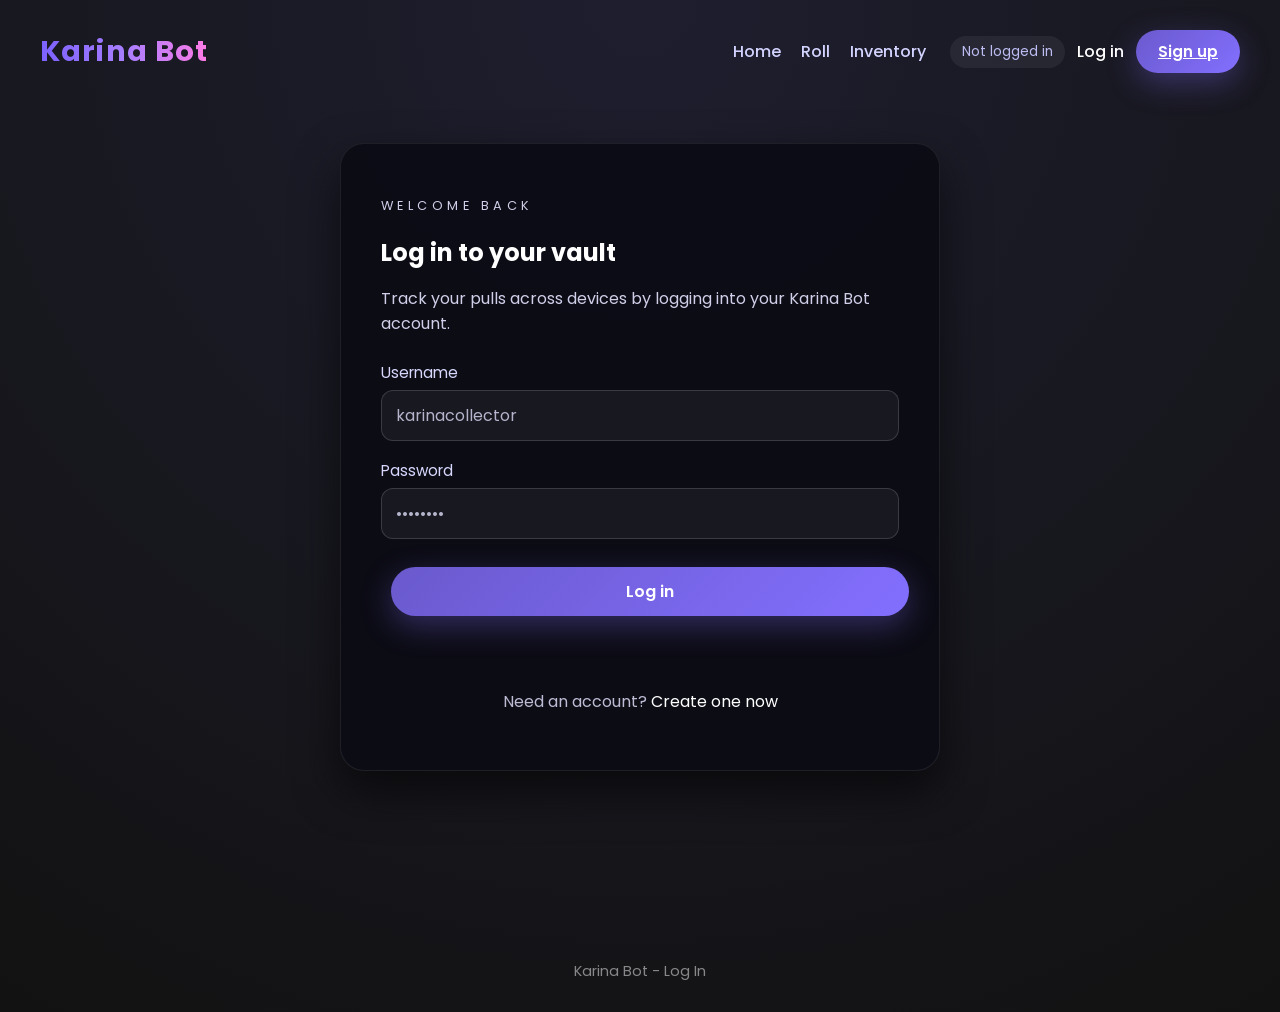
<file: login.html>
<!DOCTYPE html>
<html lang="en">
<head>
  <meta charset="UTF-8" />
  <meta name="viewport" content="width=device-width, initial-scale=1.0" />
  <title>Log In - Karina Bot</title>

  <link rel="preconnect" href="https://fonts.googleapis.com">
  <link rel="preconnect" href="https://fonts.gstatic.com" crossorigin>
  <link href="https://fonts.googleapis.com/css2?family=Poppins:wght@400;600;700&display=swap" rel="stylesheet">
  <link rel="stylesheet" href="style.css">
</head>

<body>
  <header class="site-header">
    <div class="logo">Karina Bot</div>
    <div class="header-nav">
      <nav>
        <a href="index.html#home">Home</a>
        <a href="roll.html">Roll</a>
        <a href="index.html#inventory">Inventory</a>
        <a href="private.html" class="requires-auth">Private</a>
      </nav>
      <div class="auth-links">
        <span class="session-indicator" id="sessionIndicator">Not logged in</span>
        <a href="login.html" class="auth-link active" data-auth-link="login">Log in</a>
        <a href="signup.html" class="btn primary slim" data-auth-link="signup">Sign up</a>
        <button type="button" class="btn secondary slim" id="logoutBtn">Log out</button>
      </div>
    </div>
  </header>

  <main class="auth-page">
    <section class="auth-card">
      <div class="auth-card-header">
        <p class="eyebrow">Welcome back</p>
        <h1>Log in to your vault</h1>
        <p>Track your pulls across devices by logging into your Karina Bot account.</p>
      </div>

      <form class="auth-form" data-auth-type="login">
        <label>
          Username
          <input type="text" name="username" placeholder="karinacollector" required />
        </label>

        <label>
          Password
          <input type="password" name="password" placeholder="••••••••" required />
        </label>

        <button type="submit" class="btn primary full-width">Log in</button>
        <p class="auth-feedback" role="alert"></p>
      </form>

      <p class="auth-helper">
        Need an account?
        <a href="signup.html">Create one now</a>
      </p>
    </section>
  </main>

  <footer>
    Karina Bot - Log In
  </footer>

  <script src="auth.js"></script>
</body>
</html>
</file>
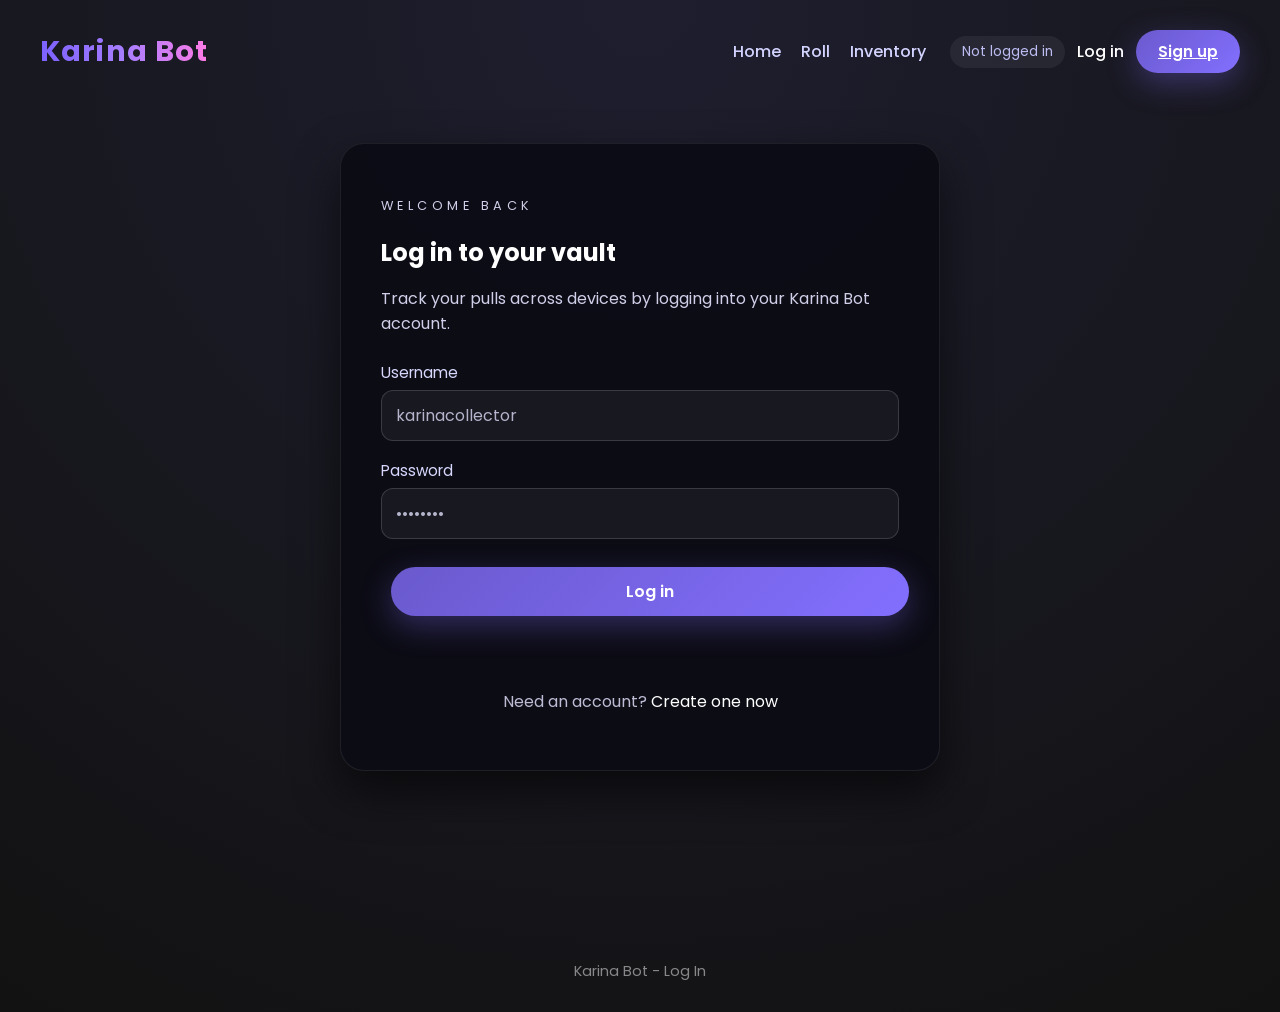
<file: private.html>
<!DOCTYPE html>
<html lang="en">
<head>
  <meta charset="UTF-8" />
  <meta name="viewport" content="width=device-width, initial-scale=1.0" />
  <title>Private Vault - Karina Bot</title>

  <link rel="preconnect" href="https://fonts.googleapis.com">
  <link rel="preconnect" href="https://fonts.gstatic.com" crossorigin>
  <link href="https://fonts.googleapis.com/css2?family=Poppins:wght@400;600;700&display=swap" rel="stylesheet">
  <link rel="stylesheet" href="style.css">
</head>

<body>
  <header class="site-header">
    <div class="logo">Karina Bot</div>
    <div class="header-nav">
      <nav>
        <a href="index.html#home">Home</a>
        <a href="roll.html">Roll</a>
        <a href="index.html#inventory">Inventory</a>
        <a href="trade.html" class="requires-auth">Trade</a>
        <a href="private.html" class="requires-auth active">Private</a>
      </nav>
      <div class="auth-links">
        <span class="session-indicator" id="sessionIndicator">Not logged in</span>
        <a href="login.html" class="auth-link" data-auth-link="login">Log in</a>
        <a href="signup.html" class="btn primary slim" data-auth-link="signup">Sign up</a>
        <button type="button" class="btn secondary slim" id="logoutBtn">Log out</button>
      </div>
    </div>
  </header>

  <main class="private-page">
    <section class="private-hero">
      <p class="eyebrow">Private Zone</p>
      <h1 id="privateGreeting">Private zone unlocked.</h1>
      <p>Review your private information.</p>
    </section>

    <section class="private-grid">
      <div class="private-card">
        <h2>Your Private Information</h2>
        <ul id="sessionFacts" class="session-facts"></ul>
      </div>

      <div class="private-card">
        <h2>Trading</h2>
        <p class="private-subtitle">Ready to trade? Visit the trading page to send and swap requests.</p>
        <a class="btn primary slim" href="trade.html">Go to Trading Page</a>
      </div>
    </section>
  </main>

  <footer>
    Karina Bot - Private Information
  </footer>

  <script src="auth.js"></script>
  <script>
    document.addEventListener("DOMContentLoaded", () => {
      const auth = window.karinaAuth;
      if (!auth) return;
      const user = auth.requireAuth("private.html");
      if (!user) return;
      auth.syncAuthUI();
      hydrateGateway(user);
      hydrateSessionFacts(user);
    });

    function hydrateGateway(user) {
      const auth = window.karinaAuth;
      const greeting = document.getElementById("privateGreeting");
      if (greeting) {
        greeting.textContent = `Welcome back, ${user.username}!`;
      }
    }

    function hydrateSessionFacts(user) {
      const facts = document.getElementById("sessionFacts");
      if (!facts) return;
      facts.innerHTML = `
        <li><strong>Username:</strong> ${user.username}</li>
        <li><strong>Date of birth:</strong> ${user.dob || "Hidden"}</li>
        <li><strong>Vault key:</strong> kb_cards_${user.username}</li>
        <li><strong>Login time:</strong> ${new Date().toLocaleString()}</li>
      `;
    }

  </script>
</body>
</html>
</file>
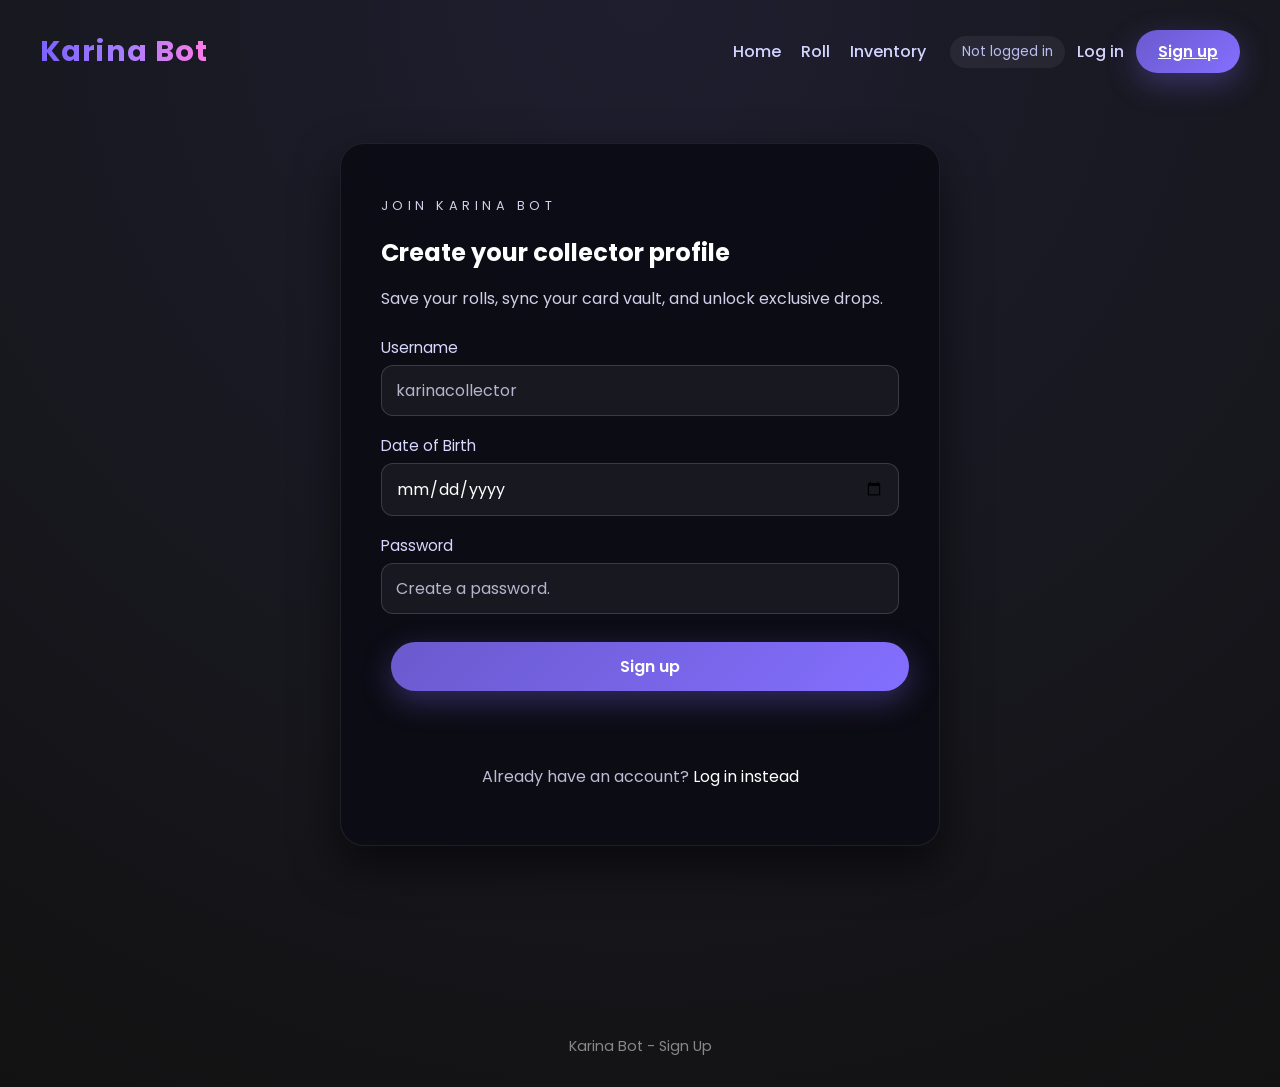
<file: signup.html>
<!DOCTYPE html>
<html lang="en">
<head>
  <meta charset="UTF-8" />
  <meta name="viewport" content="width=device-width, initial-scale=1.0" />
  <title>Sign Up - Karina Bot</title>

  <link rel="preconnect" href="https://fonts.googleapis.com">
  <link rel="preconnect" href="https://fonts.gstatic.com" crossorigin>
  <link href="https://fonts.googleapis.com/css2?family=Poppins:wght@400;600;700&display=swap" rel="stylesheet">
  <link rel="stylesheet" href="style.css">
</head>

<body>
  <header class="site-header">
    <div class="logo">Karina Bot</div>
    <div class="header-nav">
      <nav>
        <a href="index.html#home">Home</a>
        <a href="roll.html">Roll</a>
        <a href="index.html#inventory">Inventory</a>
        <a href="private.html" class="requires-auth">Private</a>
      </nav>
      <div class="auth-links">
        <span class="session-indicator" id="sessionIndicator">Not logged in</span>
        <a href="login.html" class="auth-link" data-auth-link="login">Log in</a>
        <a href="signup.html" class="btn primary slim" data-auth-link="signup">Sign up</a>
        <button type="button" class="btn secondary slim" id="logoutBtn">Log out</button>
      </div>
    </div>
  </header>

  <main class="auth-page">
    <section class="auth-card">
      <div class="auth-card-header">
        <p class="eyebrow">Join Karina Bot</p>
        <h1>Create your collector profile</h1>
        <p>Save your rolls, sync your card vault, and unlock exclusive drops.</p>
      </div>

      <form class="auth-form" data-auth-type="signup">
        <label>
          Username
          <input type="text" name="username" placeholder="karinacollector" required />
        </label>

        <label>
          Date of Birth
          <input type="date" name="dob" required />
        </label>

        <label>
          Password
          <input type="password" name="password" placeholder="Create a password." required />
        </label>

        <button type="submit" class="btn primary full-width">Sign up</button>
        <p class="auth-feedback" role="alert"></p>
      </form>

      <p class="auth-helper">
        Already have an account?
        <a href="login.html">Log in instead</a>
      </p>
    </section>
  </main>

  <footer>
    Karina Bot - Sign Up
  </footer>

  <script src="auth.js"></script>
</body>
</html>
</file>
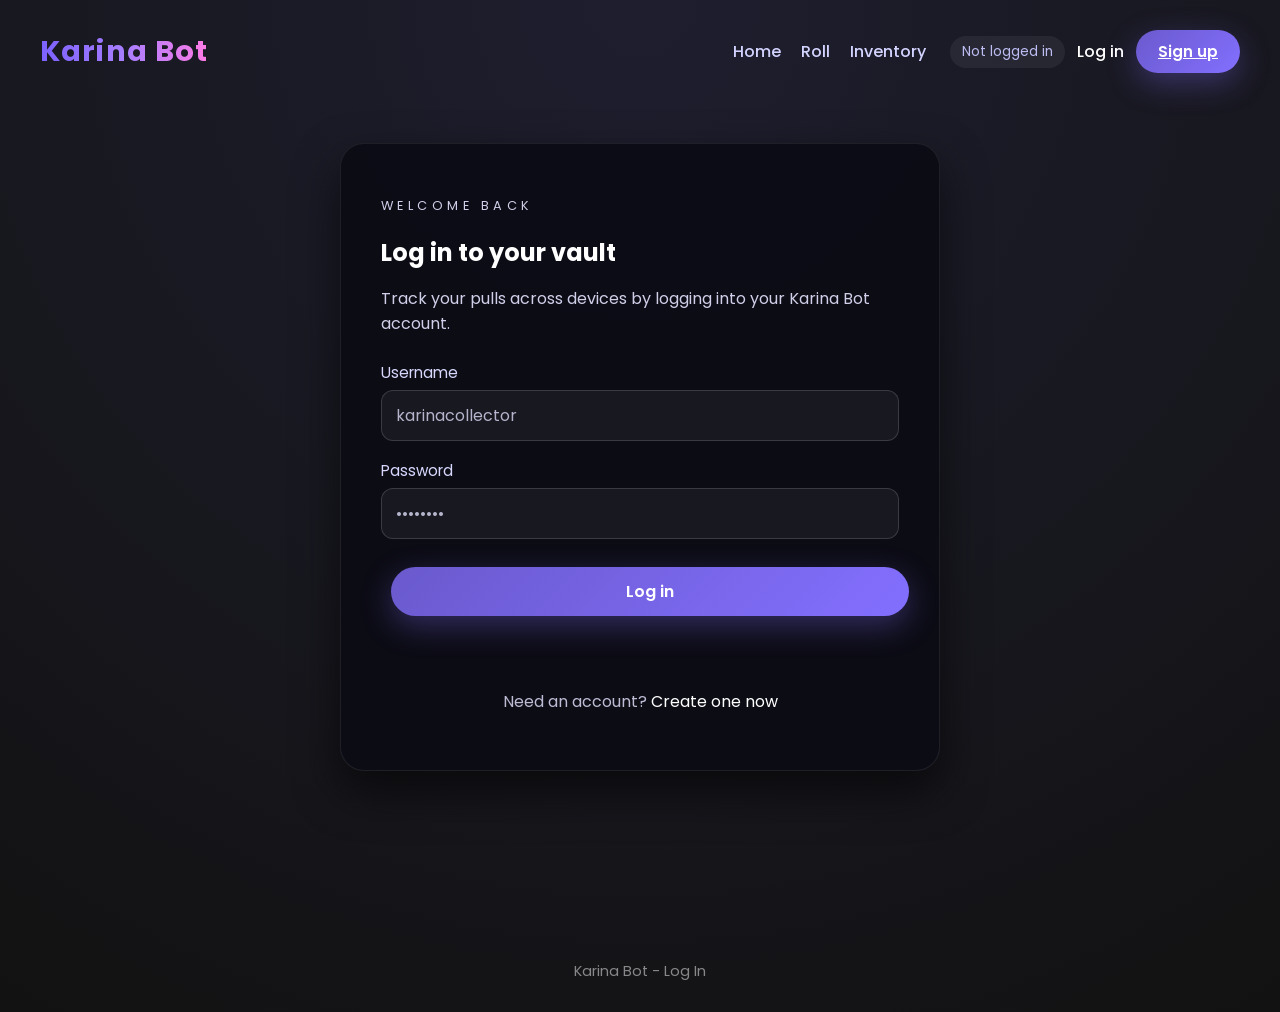
<file: trade.html>
<!DOCTYPE html>
<html lang="en">
<head>
  <meta charset="UTF-8" />
  <meta name="viewport" content="width=device-width, initial-scale=1.0" />
  <title>Trade Center - Karina Bot</title>

  <link rel="preconnect" href="https://fonts.googleapis.com">
  <link rel="preconnect" href="https://fonts.gstatic.com" crossorigin>
  <link href="https://fonts.googleapis.com/css2?family=Poppins:wght@400;600;700&display=swap" rel="stylesheet">
  <link rel="stylesheet" href="style.css">
</head>

<body>
  <header class="site-header">
    <div class="logo">Karina Bot</div>
    <div class="header-nav">
      <nav>
        <a href="index.html#home">Home</a>
        <a href="roll.html">Roll</a>
        <a href="index.html#inventory" class="show-inventory">Inventory</a>
        <a href="trade.html" class="requires-auth active">Trade</a>
        <a href="private.html" class="requires-auth">Private</a>
      </nav>
      <div class="auth-links">
        <span class="session-indicator" id="sessionIndicator">Not logged in</span>
        <a href="login.html" class="auth-link" data-auth-link="login">Log in</a>
        <a href="signup.html" class="btn primary slim" data-auth-link="signup">Sign up</a>
        <button type="button" class="btn secondary slim" id="logoutBtn">Log out</button>
      </div>
    </div>
  </header>

  <main class="trade-page">
    <section class="trade-hero">
      <div>
        <p class="eyebrow">Trading Floor</p>
        <h1>Negotiate swaps with any logged-in collector.</h1>
        <p>Create requests, inspect responses, and keep tabs on every deal in one place.</p>
      </div>
    </section>

    <section class="trade-grid">
      <div class="trade-card">
        <h2>Create a trade request</h2>
        <p class="private-subtitle">Pick a collector, choose the card you will offer, and the card you want in return.</p>

        <form id="tradeRequestForm" class="trade-form">
          <label for="partnerInput">Partner username</label>
          <input type="text" id="partnerInput" placeholder="collector name" autocomplete="off" required />

          <div class="card-search">
            <label for="offerSearch">Card you will offer</label>
            <input type="text" id="offerSearch" placeholder="Search cards…" autocomplete="off" />
            <div id="offerResults" class="card-search-results">
              <p class="card-search-placeholder">Type to show cards from cards.json.</p>
            </div>
          </div>

          <div class="card-search">
            <label for="wantSearch">Card you want</label>
            <input type="text" id="wantSearch" placeholder="Search cards…" autocomplete="off" />
            <div id="wantResults" class="card-search-results">
              <p class="card-search-placeholder">Type to show cards from cards.json.</p>
            </div>
          </div>

          <button type="submit" class="btn primary slim">Send trade request</button>
        </form>
        <p id="tradeRequestFeedback" class="trade-feedback"></p>
      </div>

      <div class="trade-card">
        <h2>Incoming requests</h2>
        <p class="private-subtitle">Deals that other collectors want you to review.</p>
        <div id="incomingRequests" class="trade-requests">
          <p class="auth-locked-message">No requests yet.</p>
        </div>
      </div>

      <div class="trade-card">
        <h2>Outgoing requests</h2>
        <p class="private-subtitle">Keep track of everything you have proposed.</p>
        <div id="outgoingRequests" class="trade-requests">
          <p class="auth-locked-message">No requests yet.</p>
        </div>
      </div>
    </section>
  </main>

  <footer>
    Karina Bot - Trade Center
  </footer>

  <script src="auth.js"></script>
  <script src="trade.js"></script>
</body>
</html>
</file>
<file: style.css>
body {
  margin: 0;
  padding: 0;
  font-family: "Poppins", sans-serif;
  background: radial-gradient(circle at top, #1e1e2f, #121212);
  color: #fff;
  display: flex;
  flex-direction: column;
  min-height: 100vh;
  overflow-x: hidden;
}

.site-header,
main,
footer {
  width: min(1200px, calc(100% - 40px));
  margin: 0 auto;
}

.site-header {
  padding: 30px 0 10px;
  display: flex;
  align-items: center;
  justify-content: space-between;
  gap: 20px;
}

.logo {
  font-size: 1.8rem;
  font-weight: 700;
  letter-spacing: 0.04em;
  background: linear-gradient(90deg, #7b61ff, #a77eff, #ff7be5);
  -webkit-background-clip: text;
  -webkit-text-fill-color: transparent;
}

nav {
  display: flex;
  gap: 20px;
}

nav a {
  color: #d3d3ff;
  text-decoration: none;
  font-weight: 500;
  transition: color 0.2s ease;
}

nav a:hover {
  color: #fff;
}

nav a.active {
  color: #fff;
  position: relative;
}

nav a.active::after {
  content: "";
  position: absolute;
  left: 0;
  bottom: -6px;
  width: 100%;
  height: 2px;
  background: linear-gradient(90deg, #7b61ff, #ff7be5);
  border-radius: 999px;
}

.requires-auth {
  display: none;
}

.header-nav {
  display: flex;
  align-items: center;
  justify-content: space-between;
  gap: 24px;
}

.auth-links {
  display: flex;
  align-items: center;
  gap: 12px;
}

.auth-link {
  color: #d3d3ff;
  text-decoration: none;
  font-weight: 500;
}

.auth-link:hover,
.auth-link.active {
  color: #fff;
}

.session-indicator {
  font-size: 0.85rem;
  color: #bdbdf3;
  background: rgba(255, 255, 255, 0.06);
  padding: 6px 12px;
  border-radius: 999px;
}

#logoutBtn {
  display: none;
}

body.authenticated .requires-auth {
  display: inline-flex;
}

main {
  margin-top: 20px;
  display: flex;
  flex-direction: column;
  gap: 60px;
  padding-bottom: 80px;
}

.roll-page {
  gap: 40px;
}

.roll-hero {
  background: rgba(255, 255, 255, 0.04);
  border-radius: 24px;
  padding: 40px;
  box-shadow: 0 15px 40px rgba(0, 0, 0, 0.35);
}

.roll-hero code {
  background: rgba(255, 255, 255, 0.08);
  padding: 2px 8px;
  border-radius: 6px;
  font-size: 0.95rem;
  color: #f4f0ff;
}

.roll-layout {
  display: grid;
  grid-template-columns: minmax(0, 480px) minmax(0, 1fr);
  gap: 30px;
  align-items: flex-start;
}

.roll-panel {
  background: rgba(12, 12, 20, 0.9);
  border-radius: 24px;
  padding: 40px 30px;
  border: 1px solid rgba(255, 255, 255, 0.08);
  box-shadow: 0 20px 45px rgba(0, 0, 0, 0.55);
}

.card-pool {
  background: rgba(255, 255, 255, 0.04);
  border-radius: 24px;
  padding: 30px;
  border: 1px solid rgba(255, 255, 255, 0.05);
}

.card-pool-header {
  display: flex;
  justify-content: space-between;
  align-items: flex-end;
  gap: 15px;
  margin-bottom: 20px;
}

.card-pool-grid {
  display: grid;
  grid-template-columns: repeat(auto-fit, minmax(180px, 1fr));
  gap: 15px;
}

.card-pool-card {
  background: rgba(0, 0, 0, 0.25);
  border-radius: 18px;
  border: 1px solid rgba(255, 255, 255, 0.08);
  padding: 14px;
  display: flex;
  flex-direction: column;
  gap: 10px;
}

.card-pool-card img {
  width: 100%;
  height: 160px;
  object-fit: cover;
  border-radius: 12px;
  border: 1px solid rgba(255, 255, 255, 0.1);
}

.card-pool-card strong {
  font-size: 1rem;
}

.card-pool-card span {
  color: #bbb;
  font-size: 0.9rem;
}

.auth-locked-message {
  color: #ffb5c0;
  background: rgba(255, 214, 214, 0.07);
  padding: 12px 16px;
  border-radius: 12px;
  border: 1px dashed rgba(255, 255, 255, 0.25);
  text-align: center;
}

.private-page {
  width: min(1200px, calc(100% - 40px));
  margin: 40px auto 80px;
  display: flex;
  flex-direction: column;
  gap: 30px;
}

.private-hero {
  background: rgba(255, 255, 255, 0.04);
  border-radius: 24px;
  padding: 40px;
  box-shadow: 0 25px 60px rgba(0, 0, 0, 0.45);
}

.private-grid {
  display: grid;
  grid-template-columns: repeat(auto-fit, minmax(280px, 1fr));
  gap: 25px;
}

.private-card {
  background: rgba(9, 9, 18, 0.95);
  border-radius: 24px;
  padding: 30px;
  border: 1px solid rgba(255, 255, 255, 0.08);
  box-shadow: 0 20px 45px rgba(0, 0, 0, 0.55);
}

.private-cards {
  display: grid;
  grid-template-columns: repeat(auto-fit, minmax(160px, 1fr));
  gap: 15px;
  margin-top: 20px;
}

.inventory-grid {
  display: grid;
  grid-template-columns: repeat(auto-fit, minmax(160px, 1fr));
  gap: 15px;
  margin-top: 20px;
}

.community-inventory {
  margin-top: 30px;
  padding: 20px;
  border-radius: 18px;
  border: 1px solid rgba(255, 255, 255, 0.08);
  background: rgba(255, 255, 255, 0.03);
  display: flex;
  flex-direction: column;
  gap: 12px;
}

.community-form {
  display: flex;
  flex-wrap: wrap;
  gap: 12px;
}

.community-form input {
  flex: 1 1 220px;
  border-radius: 12px;
  border: 1px solid rgba(255, 255, 255, 0.2);
  background: rgba(255, 255, 255, 0.05);
  color: #fff;
  padding: 10px 14px;
  font-size: 1rem;
  font-family: inherit;
}

.community-message {
  margin: 0;
  font-size: 0.9rem;
  color: #bdbdf3;
}

.community-results {
  margin-top: 0;
}

.trade-page {
  width: min(1200px, calc(100% - 40px));
  margin: 40px auto 80px;
  display: flex;
  flex-direction: column;
  gap: 30px;
}

.trade-hero {
  background: rgba(255, 255, 255, 0.04);
  border-radius: 24px;
  padding: 40px;
  box-shadow: 0 25px 60px rgba(0, 0, 0, 0.45);
}

.trade-grid {
  display: grid;
  grid-template-columns: repeat(auto-fit, minmax(320px, 1fr));
  gap: 25px;
}

.trade-card {
  background: rgba(9, 9, 18, 0.95);
  border-radius: 24px;
  padding: 30px;
  border: 1px solid rgba(255, 255, 255, 0.08);
  box-shadow: 0 20px 45px rgba(0, 0, 0, 0.55);
  display: flex;
  flex-direction: column;
  gap: 15px;
}

.trade-requests {
  display: flex;
  flex-direction: column;
  gap: 15px;
}

.private-browser {
  display: flex;
  flex-direction: column;
  gap: 8px;
  margin-top: 10px;
}

.private-browser label,
.trade-form label {
  font-size: 0.85rem;
  color: #bdbdf3;
}

.private-browser select,
.trade-form select {
  border-radius: 12px;
  border: 1px solid rgba(255, 255, 255, 0.2);
  background: rgba(255, 255, 255, 0.05);
  color: #fff;
  padding: 10px 12px;
  font-size: 1rem;
  font-family: inherit;
}

.trade-form {
  display: flex;
  flex-direction: column;
  gap: 12px;
  margin-top: 20px;
}

.trade-feedback {
  min-height: 20px;
  font-size: 0.9rem;
  margin-top: 15px;
  color: #ffb5c0;
}

.trade-feedback[data-variant="success"] {
  color: #7effc7;
}

.card-search {
  display: flex;
  flex-direction: column;
  gap: 8px;
}

.card-search-results {
  background: rgba(255, 255, 255, 0.03);
  border: 1px solid rgba(255, 255, 255, 0.08);
  border-radius: 16px;
  padding: 10px;
  max-height: 220px;
  overflow-y: auto;
}

.card-search-placeholder {
  margin: 0;
  font-size: 0.85rem;
  color: #bbb;
}

.card-result {
  width: 100%;
  display: flex;
  align-items: center;
  gap: 12px;
  padding: 8px;
  border: none;
  background: transparent;
  color: inherit;
  cursor: pointer;
  text-align: left;
  border-radius: 12px;
}

.card-result:hover {
  background: rgba(255, 255, 255, 0.05);
}

.card-result img,
.trade-card-row img {
  width: 48px;
  height: 48px;
  object-fit: cover;
  border-radius: 8px;
  border: 1px solid rgba(255, 255, 255, 0.1);
}

.card-search-selection {
  font-size: 0.85rem;
  color: #7effc7;
}

.trade-request-card {
  background: rgba(0, 0, 0, 0.3);
  border-radius: 18px;
  border: 1px solid rgba(255, 255, 255, 0.08);
  padding: 16px;
  display: flex;
  flex-direction: column;
  gap: 12px;
}

.trade-request-card header {
  display: flex;
  justify-content: space-between;
  align-items: flex-start;
  gap: 10px;
}

.trade-request-meta {
  margin: 4px 0 0;
  font-size: 0.8rem;
  color: #bdbdf3;
}

.trade-request-body {
  display: grid;
  grid-template-columns: repeat(auto-fit, minmax(160px, 1fr));
  gap: 12px;
}

.trade-card-row {
  display: flex;
  align-items: center;
  gap: 10px;
  margin-top: 6px;
}

.trade-label {
  font-size: 0.75rem;
  letter-spacing: 0.1em;
  text-transform: uppercase;
  color: #bbb;
}

.trade-request-actions {
  display: flex;
  gap: 10px;
  flex-wrap: wrap;
}

.status-badge {
  padding: 4px 10px;
  border-radius: 999px;
  font-size: 0.75rem;
  text-transform: uppercase;
  letter-spacing: 0.1em;
}

.status-pending {
  background: rgba(255, 255, 255, 0.1);
  color: #fff;
}

.status-completed {
  background: rgba(126, 255, 199, 0.2);
  color: #7effc7;
}

.status-declined {
  background: rgba(255, 138, 160, 0.2);
  color: #ff8aa0;
}

.status-failed {
  background: rgba(255, 184, 101, 0.2);
  color: #ffcd82;
}

.session-facts {
  list-style: none;
  padding: 0;
  margin: 20px 0 0;
  display: flex;
  flex-direction: column;
  gap: 8px;
  color: #d4d4f3;
}

.session-facts strong {
  color: #fff;
}

.auth-page {
  width: min(600px, calc(100% - 40px));
  margin: 60px auto 80px;
}

.auth-card {
  background: rgba(12, 12, 20, 0.9);
  border-radius: 24px;
  padding: 40px;
  border: 1px solid rgba(255, 255, 255, 0.08);
  box-shadow: 0 20px 45px rgba(0, 0, 0, 0.55);
}

.auth-card-header h1 {
  margin-bottom: 0.5rem;
}

.auth-card-header p {
  color: #cfcfe9;
}

.auth-form {
  display: flex;
  flex-direction: column;
  gap: 18px;
  margin-top: 25px;
}

.auth-form label {
  font-size: 0.95rem;
  color: #d8d8ff;
  display: flex;
  flex-direction: column;
  gap: 6px;
}

.auth-form input {
  border-radius: 12px;
  border: 1px solid rgba(255, 255, 255, 0.15);
  background: rgba(255, 255, 255, 0.05);
  color: #fff;
  padding: 12px 14px;
  font-size: 1rem;
  font-family: inherit;
}

.auth-form input::placeholder {
  color: #b4b4cc;
}

.auth-form input:focus {
  outline: none;
  border-color: #7b61ff;
  box-shadow: 0 0 0 2px rgba(123, 97, 255, 0.2);
}

.auth-helper {
  text-align: center;
  margin-top: 20px;
  color: #bcbcd5;
}

.auth-helper a {
  color: #fff;
  text-decoration: none;
}

.auth-helper a:hover {
  text-decoration: underline;
}

.auth-feedback {
  min-height: 20px;
  font-size: 0.9rem;
  margin: 5px 0 0;
  color: #d4d4ea;
}

.auth-feedback[data-variant="error"] {
  color: #ff8aa0;
}

.auth-feedback[data-variant="success"] {
  color: #7effc7;
}

.hero {
  display: grid;
  grid-template-columns: repeat(auto-fit, minmax(260px, 1fr));
  gap: 40px;
  align-items: center;
  padding: 50px;
  border-radius: 24px;
  background: rgba(255, 255, 255, 0.05);
  box-shadow: 0 30px 80px rgba(36, 22, 73, 0.4);
}

.hero-text h1 {
  font-size: clamp(2.5rem, 4vw, 3.5rem);
  margin: 10px 0 15px;
}

.hero-text p {
  color: #ccc;
  line-height: 1.6;
}

.eyebrow {
  text-transform: uppercase;
  letter-spacing: 0.35em;
  font-size: 0.8rem;
  color: #8c7bff;
}

.hero-actions {
  display: flex;
  flex-wrap: wrap;
  gap: 15px;
  margin-top: 20px;
}

.hero-card {
  position: relative;
  padding: 20px;
  border-radius: 18px;
  background: linear-gradient(145deg, rgba(123, 97, 255, 0.3), rgba(255, 123, 229, 0.1));
  text-align: center;
}

.hero-card img {
  width: 100%;
  border-radius: 12px;
  border: 1px solid rgba(255, 255, 255, 0.2);
  box-shadow: 0 20px 40px rgba(0, 0, 0, 0.4);
}

.card-meta {
  margin-top: 12px;
  color: #f1edff;
}

.btn {
  display: inline-flex;
  align-items: center;
  justify-content: center;
  font-family: inherit;
  font-weight: 600;
  border-radius: 999px;
  padding: 12px 28px;
  border: none;
  cursor: pointer;
  transition: transform 0.2s ease, box-shadow 0.2s ease;
}

.btn.primary {
  background: linear-gradient(135deg, #6a5acd, #836fff);
  color: #fff;
  box-shadow: 0 10px 30px rgba(108, 90, 205, 0.4);
}

.btn.secondary {
  background: transparent;
  color: #d3d3ff;
  border: 1px solid rgba(255, 255, 255, 0.3);
}

.btn.slim {
  padding: 10px 22px;
  font-size: 0.95rem;
}

.btn.full-width {
  width: 100%;
}

.btn:hover {
  transform: translateY(-3px);
}

.features {
  display: grid;
  grid-template-columns: repeat(auto-fit, minmax(220px, 1fr));
  gap: 20px;
}

.features article {
  background: rgba(255, 255, 255, 0.04);
  padding: 25px;
  border-radius: 18px;
  border: 1px solid rgba(255, 255, 255, 0.07);
  min-height: 160px;
}

.features h3 {
  margin-top: 0;
  color: #f9f5ff;
}

.features p {
  color: #bfbfd6;
  line-height: 1.5;
}

.playground {
  background: rgba(12, 12, 20, 0.9);
  border-radius: 24px;
  padding: 40px;
  border: 1px solid rgba(255, 255, 255, 0.08);
  box-shadow: 0 20px 45px rgba(0, 0, 0, 0.55);
}

.play-header {
  text-align: center;
  margin-bottom: 30px;
}

.play-controls {
  display: flex;
  justify-content: center;
  flex-wrap: wrap;
}

button {
  font-family: inherit;
  font-size: 1rem;
  padding: 12px 28px;
  border: none;
  border-radius: 10px;
  margin: 10px;
  cursor: pointer;
  font-weight: 600;
  transition: all 0.2s ease;
  background: linear-gradient(135deg, #6a5acd, #836fff);
  color: white;
}

button:hover {
  transform: scale(1.05);
  background: linear-gradient(135deg, #7f6eff, #9d7fff);
}

#cardDisplay {
  margin-top: 30px;
  font-size: 1.2rem;
  display: flex;
  flex-direction: column;
  align-items: center;
  gap: 15px;
  background: rgba(255, 255, 255, 0.04);
  border-radius: 16px;
  padding: 25px;
}

#cardDisplay img {
  max-width: 300px;
  width: 100%;
  height: auto;
  border-radius: 15px;
}

/* Inventory section */
#inventory {
  margin: 40px auto 0;
  display: none;
  text-align: left;
  max-width: 600px;
}

#inventory h2 {
  font-size: 1.5rem;
  margin-bottom: 10px;
}

#inventoryList {
  background: rgba(255, 255, 255, 0.05);
  border-radius: 10px;
  padding: 15px;
  font-size: 1rem;
  max-height: 300px;
  overflow-y: auto;
  line-height: 1.6;
}

#pageControls {
  margin-top: 15px;
}

.page-btn {
  background: rgba(255, 255, 255, 0.1);
  color: white;
  border: none;
  padding: 6px 12px;
  margin: 0 5px;
  border-radius: 5px;
  cursor: pointer;
}

.page-btn:hover {
  background: rgba(255, 255, 255, 0.2);
}

footer {
  margin-top: auto;
  color: #888;
  font-size: 0.9rem;
  padding: 30px 0;
  text-align: center;
}

@media (max-width: 900px) {
  .roll-layout {
    grid-template-columns: 1fr;
  }

  .site-header {
    flex-direction: column;
  }

  .header-nav {
    flex-direction: column;
    align-items: flex-start;
    width: 100%;
  }

  nav {
    flex-wrap: wrap;
  }

  .auth-links {
    width: 100%;
  }
}
</file>
